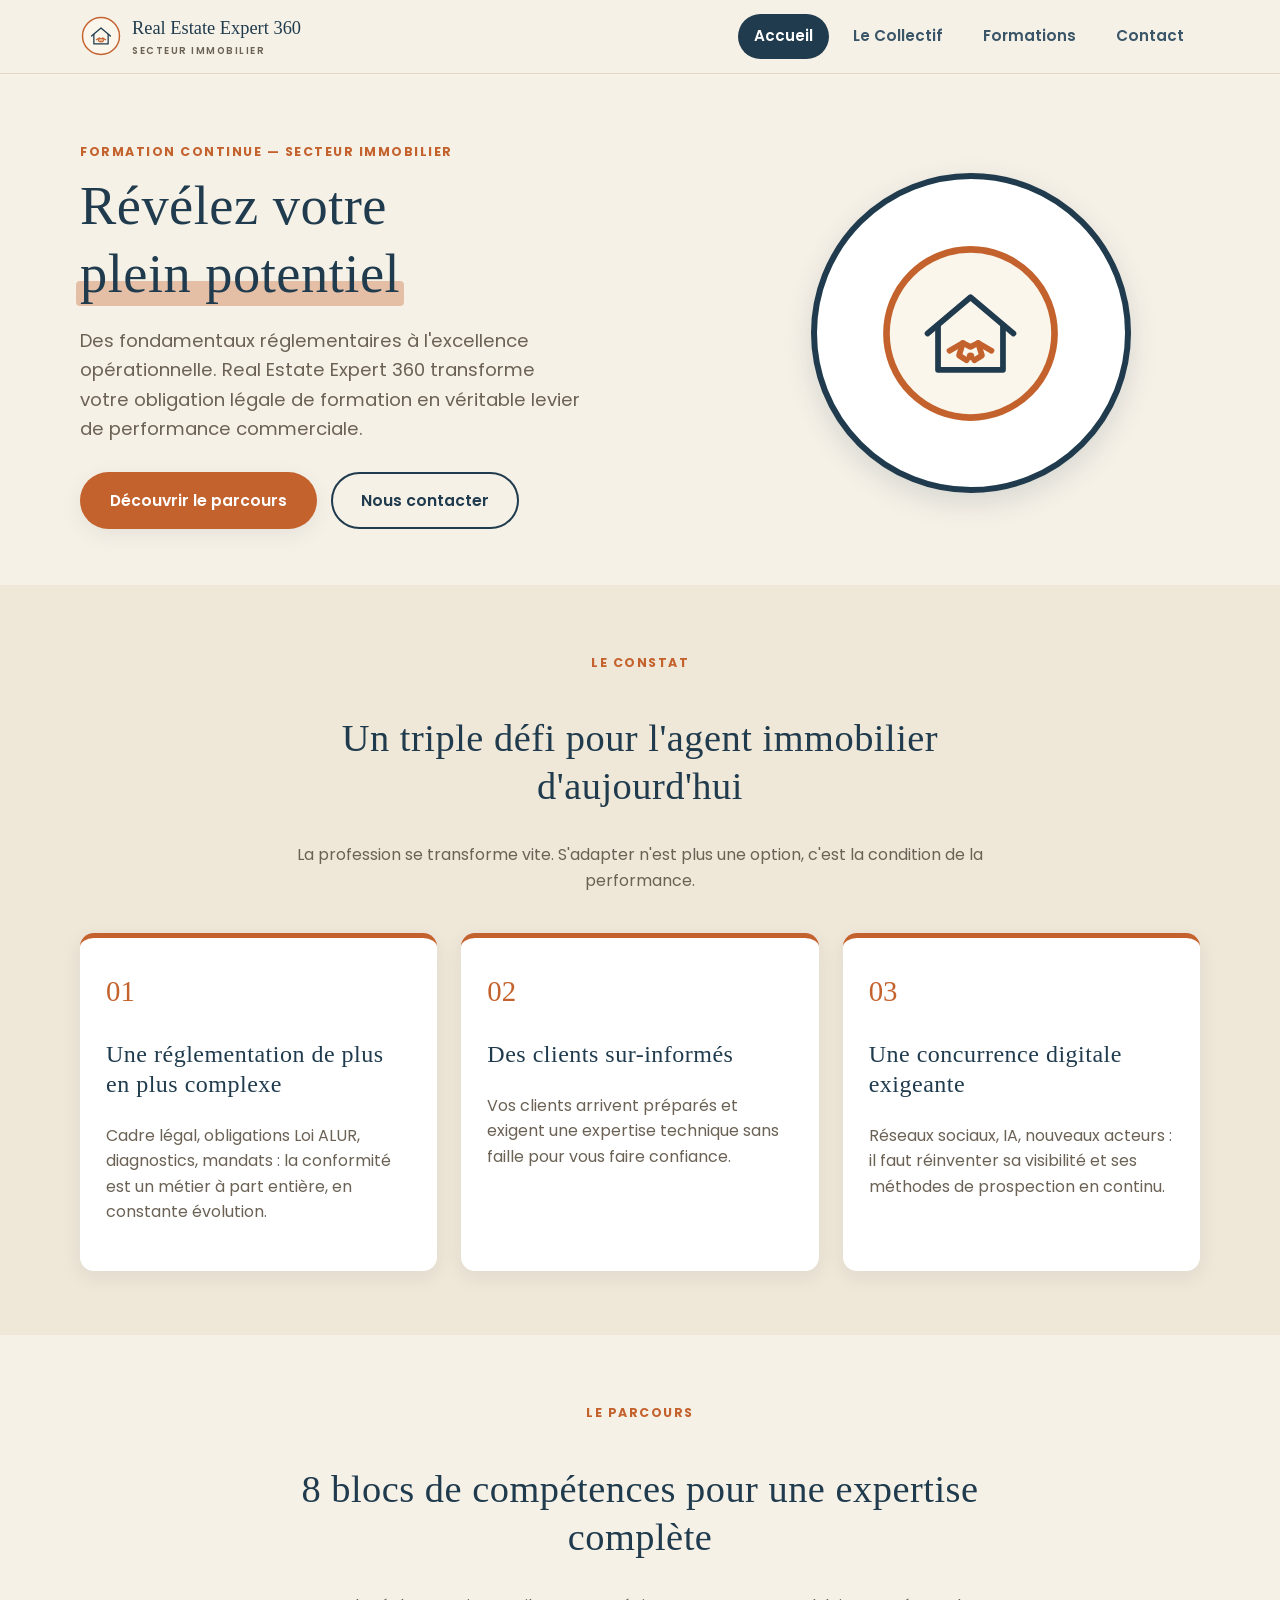
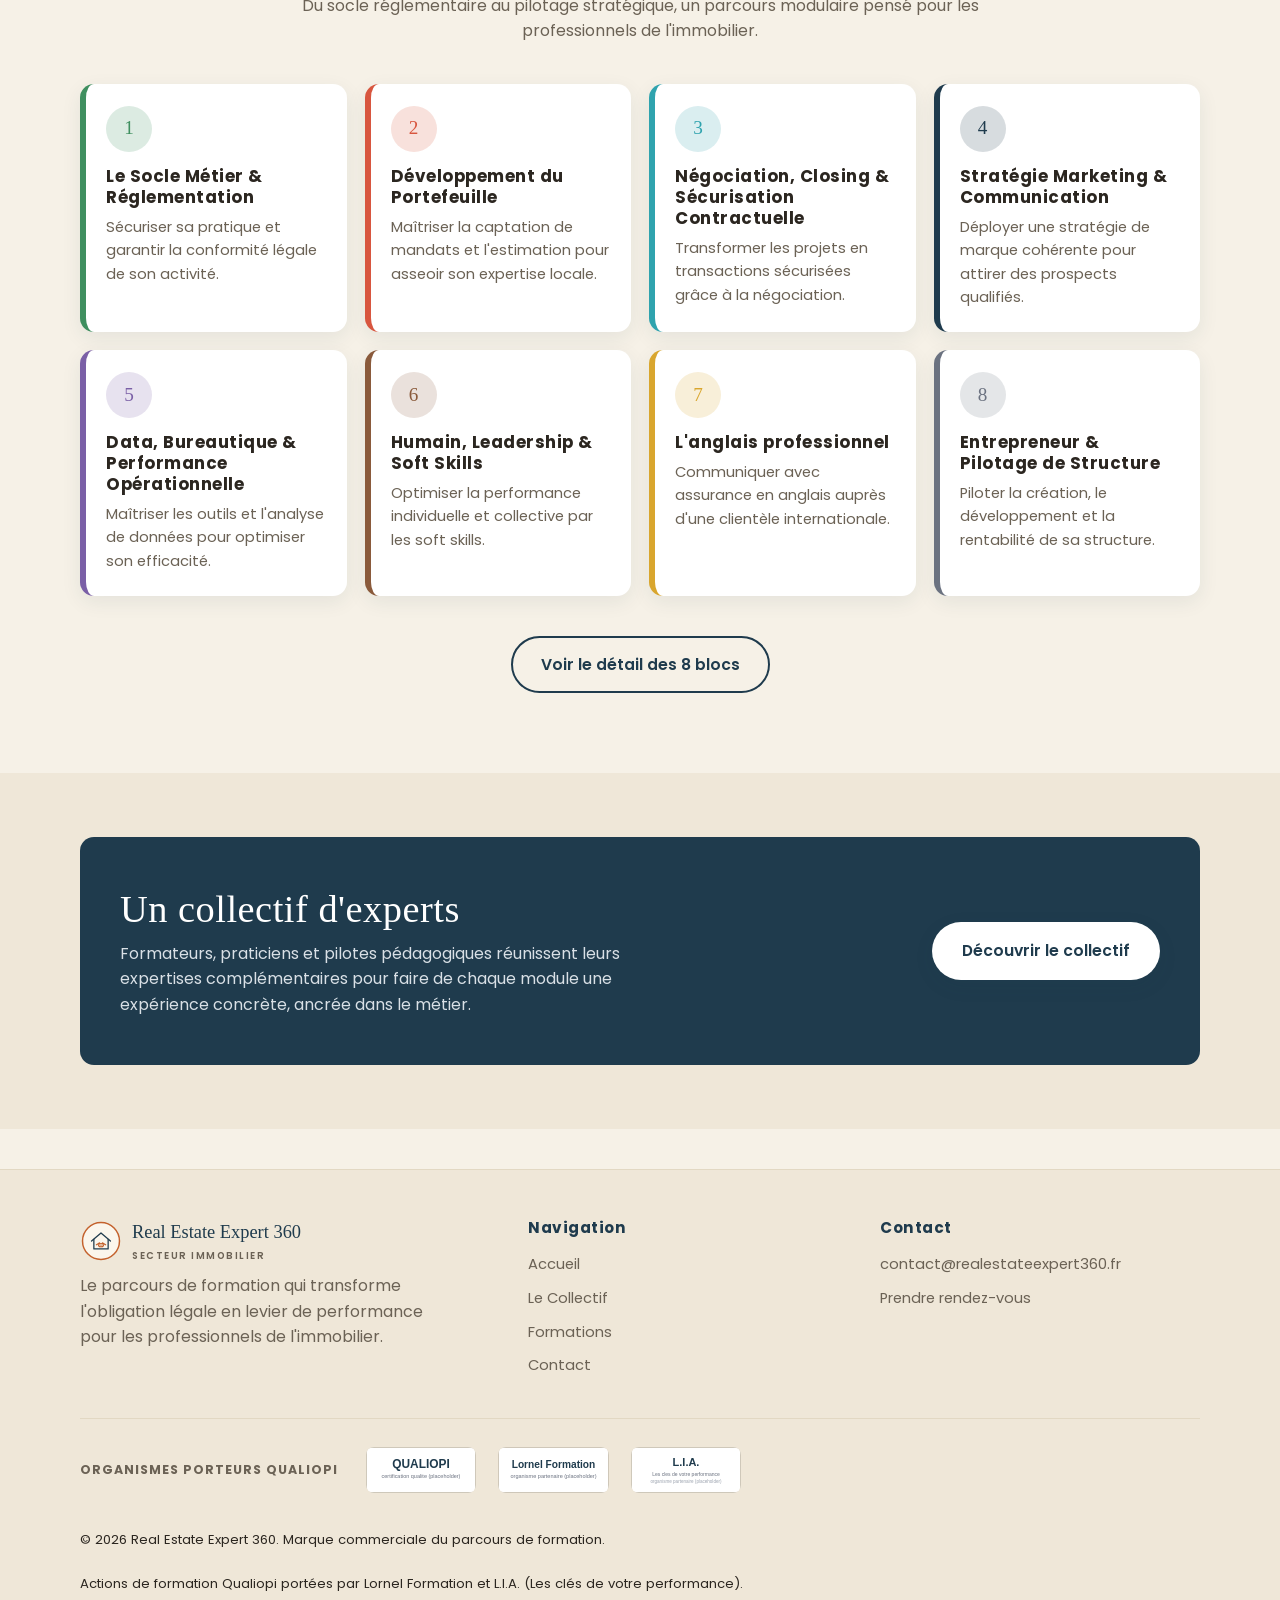
<file: index.html>
<!DOCTYPE html>
<html lang="fr">
<head>
<meta charset="UTF-8">
<meta name="viewport" content="width=device-width, initial-scale=1.0">
<title>Real Estate Expert 360 — Révélez votre plein potentiel</title>
<meta name="description" content="Real Estate Expert 360 : le parcours de formation qui transforme l'obligation légale des 42h ALUR en levier de performance commerciale pour les agences et agents immobiliers.">
<link rel="icon" type="image/svg+xml" href="assets/favicon.svg">
<link rel="stylesheet" href="css/style.css">
</head>
<body>

<!-- ============ HEADER ============ -->
<header class="site-header">
  <div class="container">
    <a href="index.html" class="brand">
      <img src="assets/logo.svg" alt="Logo Real Estate Expert 360">
      <span>
        Real Estate Expert 360
        <span class="brand-sub">Secteur immobilier</span>
      </span>
    </a>
    <button class="nav-toggle" aria-label="Ouvrir le menu" aria-expanded="false">
      <span></span><span></span><span></span>
    </button>
    <nav class="main-nav" aria-label="Navigation principale">
      <ul>
        <li><a href="index.html" aria-current="page">Accueil</a></li>
        <li><a href="collectif.html">Le Collectif</a></li>
        <li><a href="formations.html">Formations</a></li>
        <li><a href="contact.html">Contact</a></li>
      </ul>
    </nav>
  </div>
</header>

<!-- ============ HERO ============ -->
<section class="hero">
  <div class="container">
    <div class="hero-text">
      <span class="eyebrow">Formation continue — Secteur immobilier</span>
      <h1>Révélez votre <span class="marker-underline">plein potentiel</span></h1>
      <p class="lead">Des fondamentaux réglementaires à l'excellence opérationnelle. Real Estate Expert 360 transforme votre obligation légale de formation en véritable levier de performance commerciale.</p>
      <div class="hero-cta">
        <a href="formations.html" class="btn btn-primary">Découvrir le parcours</a>
        <a href="contact.html" class="btn btn-outline">Nous contacter</a>
      </div>
    </div>
    <div class="hero-visual">
      <div class="badge-circle">
        <img src="assets/logo.svg" alt="">
      </div>
    </div>
  </div>
</section>

<!-- ============ TRIPLE DEFI ============ -->
<section class="section-alt">
  <div class="container">
    <div class="section-head">
      <span class="eyebrow">Le constat</span>
      <h2>Un triple défi pour l'agent immobilier d'aujourd'hui</h2>
      <p class="text-muted">La profession se transforme vite. S'adapter n'est plus une option, c'est la condition de la performance.</p>
    </div>
    <div class="grid-3">
      <div class="challenge-card">
        <span class="num">01</span>
        <h3>Une réglementation de plus en plus complexe</h3>
        <p class="text-muted">Cadre légal, obligations Loi ALUR, diagnostics, mandats : la conformité est un métier à part entière, en constante évolution.</p>
      </div>
      <div class="challenge-card">
        <span class="num">02</span>
        <h3>Des clients sur-informés</h3>
        <p class="text-muted">Vos clients arrivent préparés et exigent une expertise technique sans faille pour vous faire confiance.</p>
      </div>
      <div class="challenge-card">
        <span class="num">03</span>
        <h3>Une concurrence digitale exigeante</h3>
        <p class="text-muted">Réseaux sociaux, IA, nouveaux acteurs : il faut réinventer sa visibilité et ses méthodes de prospection en continu.</p>
      </div>
    </div>
  </div>
</section>

<!-- ============ APERCU 8 BLOCS ============ -->
<section>
  <div class="container">
    <div class="section-head">
      <span class="eyebrow">Le parcours</span>
      <h2>8 blocs de compétences pour une expertise complète</h2>
      <p class="text-muted">Du socle réglementaire au pilotage stratégique, un parcours modulaire pensé pour les professionnels de l'immobilier.</p>
    </div>
    <div class="grid-blocs">
      <div class="bloc-card b1">
        <span class="bloc-icon">1</span>
        <h3>Le Socle Métier &amp; Réglementation</h3>
        <p>Sécuriser sa pratique et garantir la conformité légale de son activité.</p>
      </div>
      <div class="bloc-card b2">
        <span class="bloc-icon">2</span>
        <h3>Développement du Portefeuille</h3>
        <p>Maîtriser la captation de mandats et l'estimation pour asseoir son expertise locale.</p>
      </div>
      <div class="bloc-card b3">
        <span class="bloc-icon">3</span>
        <h3>Négociation, Closing &amp; Sécurisation Contractuelle</h3>
        <p>Transformer les projets en transactions sécurisées grâce à la négociation.</p>
      </div>
      <div class="bloc-card b4">
        <span class="bloc-icon">4</span>
        <h3>Stratégie Marketing &amp; Communication</h3>
        <p>Déployer une stratégie de marque cohérente pour attirer des prospects qualifiés.</p>
      </div>
      <div class="bloc-card b5">
        <span class="bloc-icon">5</span>
        <h3>Data, Bureautique &amp; Performance Opérationnelle</h3>
        <p>Maîtriser les outils et l'analyse de données pour optimiser son efficacité.</p>
      </div>
      <div class="bloc-card b6">
        <span class="bloc-icon">6</span>
        <h3>Humain, Leadership &amp; Soft Skills</h3>
        <p>Optimiser la performance individuelle et collective par les soft skills.</p>
      </div>
      <div class="bloc-card b7">
        <span class="bloc-icon">7</span>
        <h3>L'anglais professionnel</h3>
        <p>Communiquer avec assurance en anglais auprès d'une clientèle internationale.</p>
      </div>
      <div class="bloc-card b8">
        <span class="bloc-icon">8</span>
        <h3>Entrepreneur &amp; Pilotage de Structure</h3>
        <p>Piloter la création, le développement et la rentabilité de sa structure.</p>
      </div>
    </div>
    <p class="center mt-40"><a href="formations.html" class="btn btn-outline">Voir le détail des 8 blocs</a></p>
  </div>
</section>

<!-- ============ BANDEAU COLLECTIF ============ -->
<section class="section-alt">
  <div class="container">
    <div class="banner">
      <div>
        <h2>Un collectif d'experts</h2>
        <p>Formateurs, praticiens et pilotes pédagogiques réunissent leurs expertises complémentaires pour faire de chaque module une expérience concrète, ancrée dans le métier.</p>
      </div>
      <a href="collectif.html" class="btn btn-light">Découvrir le collectif</a>
    </div>
  </div>
</section>

<!-- ============ FOOTER ============ -->
<footer class="site-footer">
  <div class="container">
    <div class="footer-top">
      <div class="footer-brand">
        <a href="index.html" class="brand">
          <img src="assets/logo.svg" alt="Logo Real Estate Expert 360">
          <span>
            Real Estate Expert 360
            <span class="brand-sub">Secteur immobilier</span>
          </span>
        </a>
        <p class="text-muted" style="max-width:38ch;">Le parcours de formation qui transforme l'obligation légale en levier de performance pour les professionnels de l'immobilier.</p>
      </div>
      <div class="footer-col">
        <h4>Navigation</h4>
        <ul>
          <li><a href="index.html">Accueil</a></li>
          <li><a href="collectif.html">Le Collectif</a></li>
          <li><a href="formations.html">Formations</a></li>
          <li><a href="contact.html">Contact</a></li>
        </ul>
      </div>
      <div class="footer-col">
        <h4>Contact</h4>
        <ul>
          <li><a href="mailto:contact@realestateexpert360.fr">contact@realestateexpert360.fr</a></li>
          <li><a href="contact.html">Prendre rendez-vous</a></li>
        </ul>
      </div>
    </div>

    <div class="partner-logos">
      <span class="plabel">Organismes porteurs Qualiopi</span>
      <img src="assets/logos/qualiopi-placeholder.svg" alt="Logo Qualiopi">
      <img src="assets/logos/lornel-placeholder.svg" alt="Logo Lornel Formation">
      <img src="assets/logos/lia-placeholder.svg" alt="Logo L.I.A. — Les clés de votre performance">
    </div>

    <div class="footer-bottom">
      <p>&copy; 2026 Real Estate Expert 360. Marque commerciale du parcours de formation.</p>
      <p>Actions de formation Qualiopi portées par Lornel Formation et L.I.A. (Les clés de votre performance).</p>
    </div>
  </div>
</footer>

<script src="js/main.js"></script>
</body>
</html>
</file>
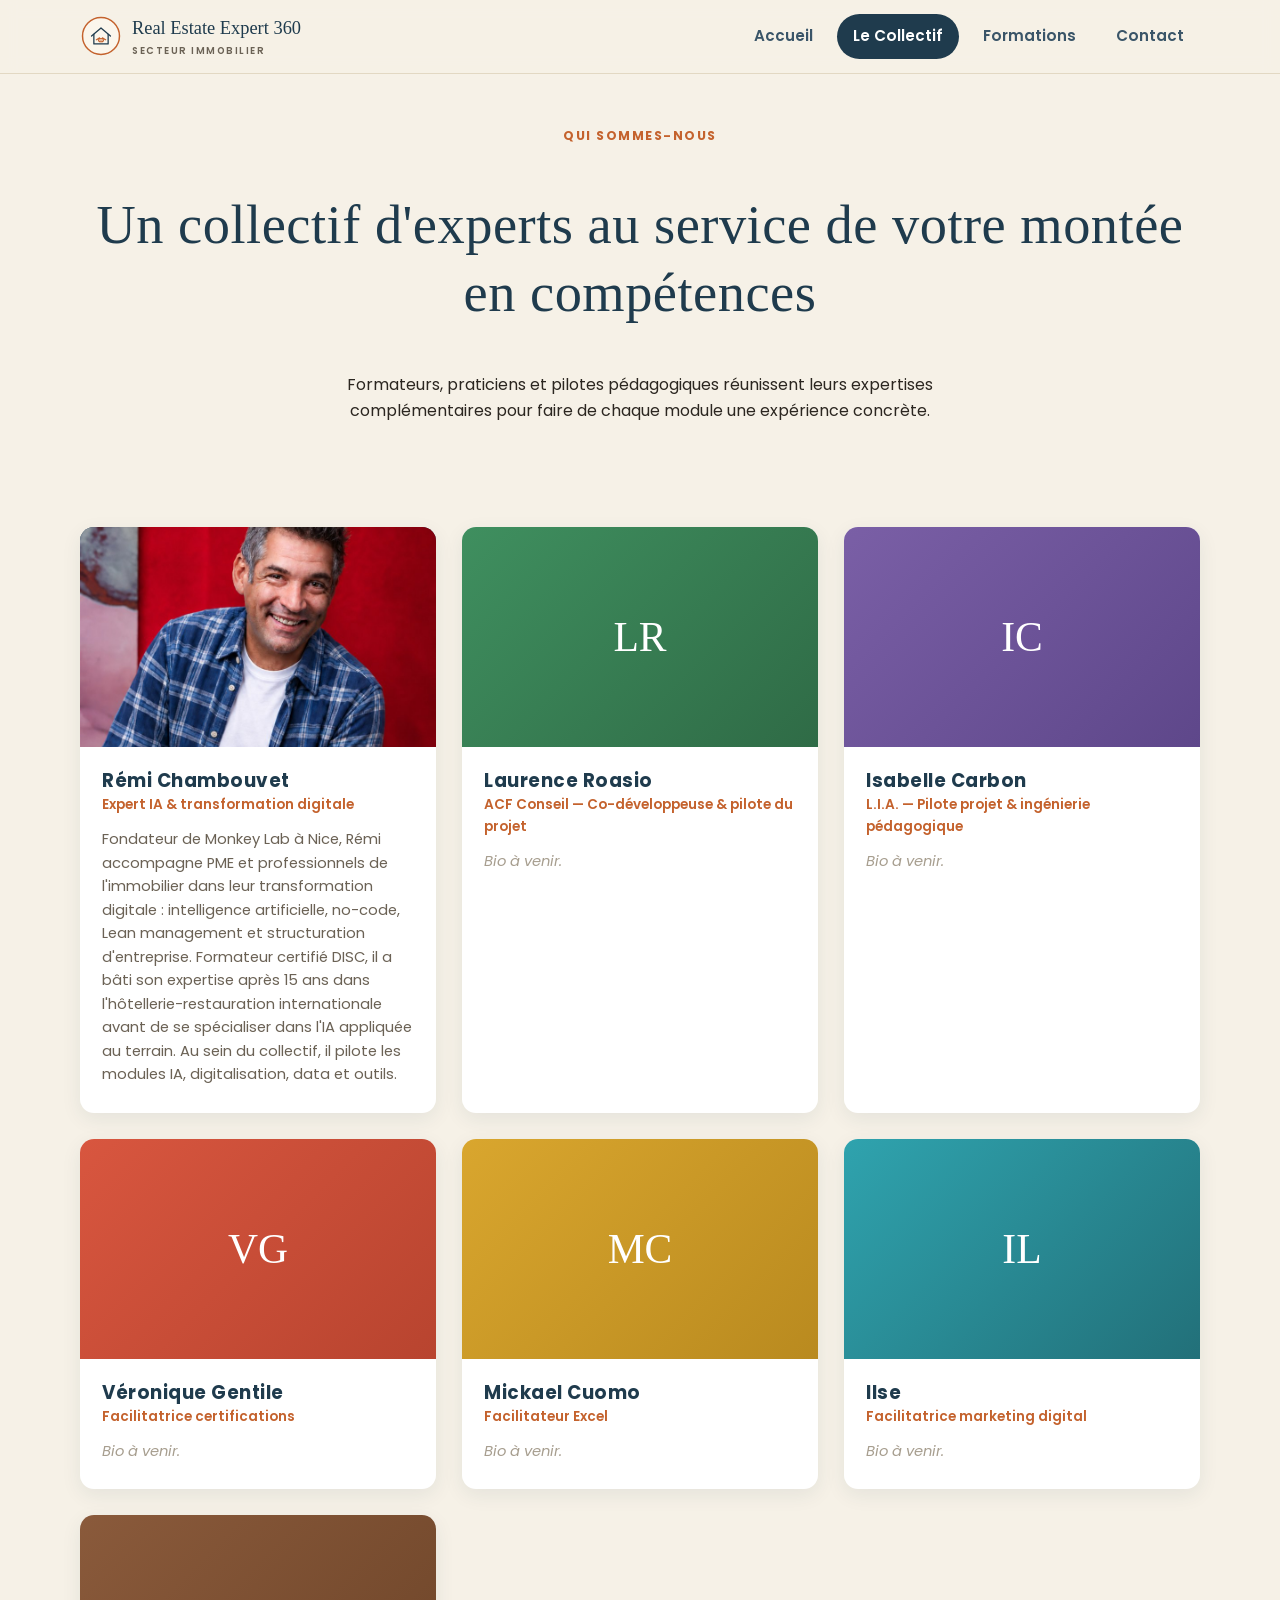
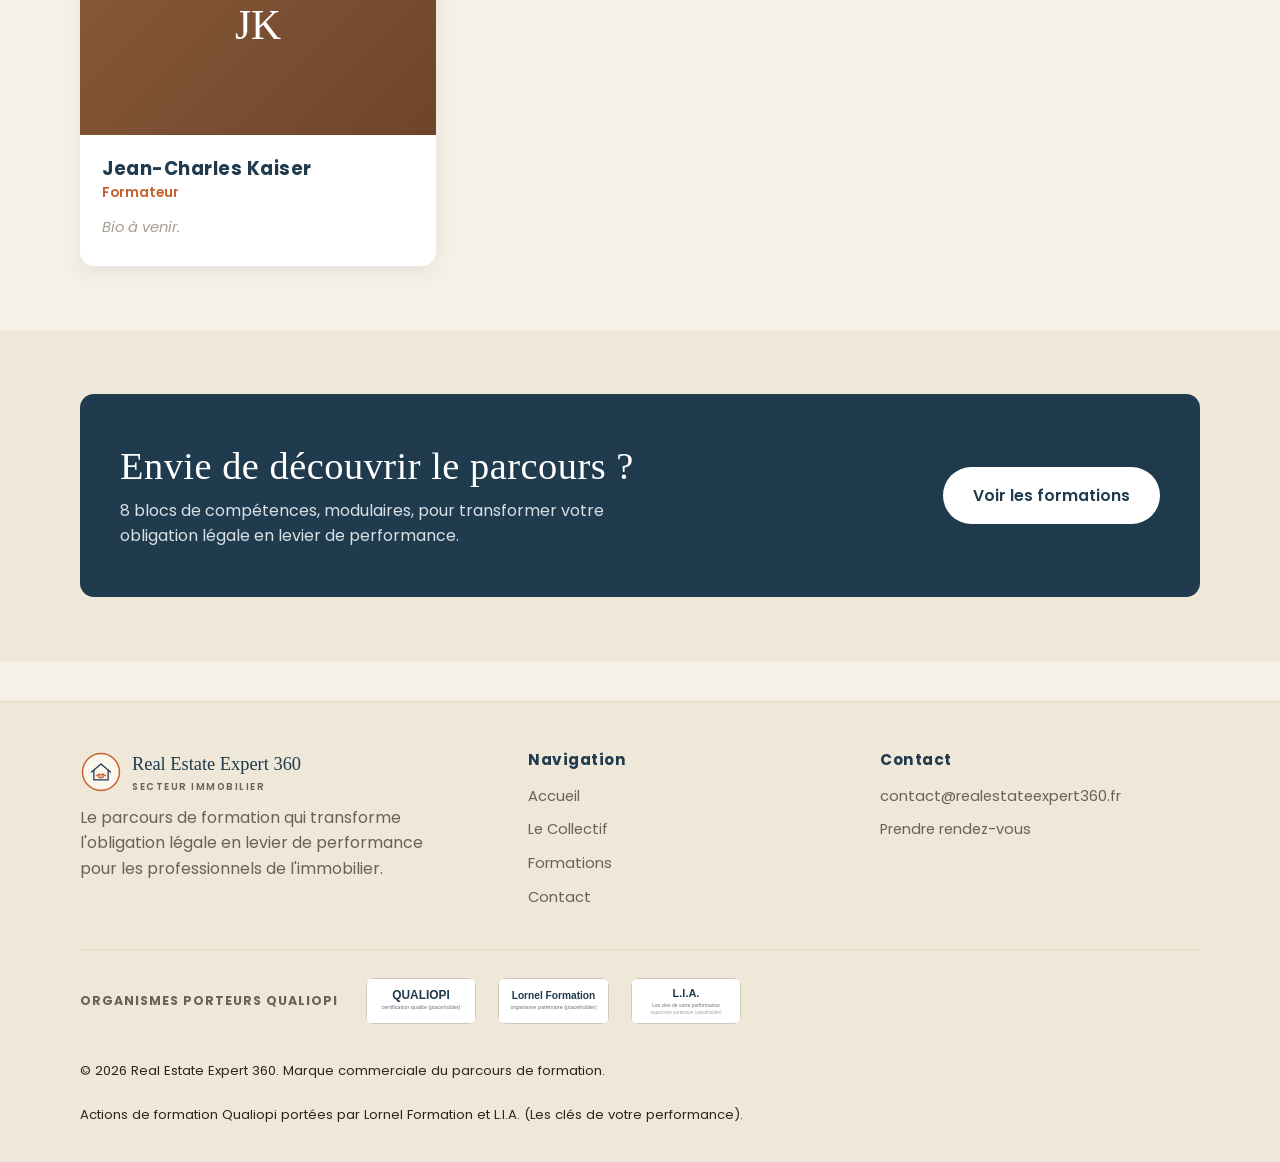
<file: collectif.html>
<!DOCTYPE html>
<html lang="fr">
<head>
<meta charset="UTF-8">
<meta name="viewport" content="width=device-width, initial-scale=1.0">
<title>Le Collectif — Real Estate Expert 360</title>
<meta name="description" content="Découvrez le collectif de formateurs et pilotes pédagogiques de Real Estate Expert 360 : expertise IA, ingénierie pédagogique, certifications, marketing et anglais.">
<link rel="icon" type="image/svg+xml" href="assets/favicon.svg">
<link rel="stylesheet" href="css/style.css">
</head>
<body>

<!-- ============ HEADER ============ -->
<header class="site-header">
  <div class="container">
    <a href="index.html" class="brand">
      <img src="assets/logo.svg" alt="Logo Real Estate Expert 360">
      <span>
        Real Estate Expert 360
        <span class="brand-sub">Secteur immobilier</span>
      </span>
    </a>
    <button class="nav-toggle" aria-label="Ouvrir le menu" aria-expanded="false">
      <span></span><span></span><span></span>
    </button>
    <nav class="main-nav" aria-label="Navigation principale">
      <ul>
        <li><a href="index.html">Accueil</a></li>
        <li><a href="collectif.html" aria-current="page">Le Collectif</a></li>
        <li><a href="formations.html">Formations</a></li>
        <li><a href="contact.html">Contact</a></li>
      </ul>
    </nav>
  </div>
</header>

<!-- ============ PAGE HERO ============ -->
<section class="page-hero">
  <div class="container">
    <span class="eyebrow">Qui sommes-nous</span>
    <h1>Un collectif d'experts au service de votre montée en compétences</h1>
    <p class="lead center" style="max-width:60ch; margin:0 auto;">Formateurs, praticiens et pilotes pédagogiques réunissent leurs expertises complémentaires pour faire de chaque module une expérience concrète.</p>
  </div>
</section>

<!-- ============ GRILLE EQUIPE ============ -->
<section>
  <div class="container">
    <div class="team-grid">

      <!-- Rémi Chambouvet -->
      <article class="team-card">
        <div class="team-photo ph-1">
          <img src="assets/team/remi-chambouvet.jpg" alt="Photo de Rémi Chambouvet" class="avatar-real">
        </div>
        <div class="team-body">
          <h3>Rémi Chambouvet</h3>
          <span class="team-role">Expert IA &amp; transformation digitale</span>
          <p class="team-bio">Fondateur de Monkey Lab à Nice, Rémi accompagne PME et professionnels de l'immobilier dans leur transformation digitale : intelligence artificielle, no-code, Lean management et structuration d'entreprise. Formateur certifié DISC, il a bâti son expertise après 15 ans dans l'hôtellerie-restauration internationale avant de se spécialiser dans l'IA appliquée au terrain. Au sein du collectif, il pilote les modules IA, digitalisation, data et outils.</p>
        </div>
      </article>

      <!-- Laurence Roasio -->
      <article class="team-card">
        <div class="team-photo ph-2">LR</div>
        <div class="team-body">
          <h3>Laurence Roasio</h3>
          <span class="team-role">ACF Conseil — Co-développeuse &amp; pilote du projet</span>
          <p class="team-bio placeholder">Bio à venir.</p>
        </div>
      </article>

      <!-- Isabelle Carbon -->
      <article class="team-card">
        <div class="team-photo ph-3">IC</div>
        <div class="team-body">
          <h3>Isabelle Carbon</h3>
          <span class="team-role">L.I.A. — Pilote projet &amp; ingénierie pédagogique</span>
          <p class="team-bio placeholder">Bio à venir.</p>
        </div>
      </article>

      <!-- Véronique Gentile -->
      <article class="team-card">
        <div class="team-photo ph-4">VG</div>
        <div class="team-body">
          <h3>Véronique Gentile</h3>
          <span class="team-role">Facilitatrice certifications</span>
          <p class="team-bio placeholder">Bio à venir.</p>
        </div>
      </article>

      <!-- Mickael Cuomo -->
      <article class="team-card">
        <div class="team-photo ph-5">MC</div>
        <div class="team-body">
          <h3>Mickael Cuomo</h3>
          <span class="team-role">Facilitateur Excel</span>
          <p class="team-bio placeholder">Bio à venir.</p>
        </div>
      </article>

      <!-- Ilse -->
      <article class="team-card">
        <div class="team-photo ph-6">IL</div>
        <div class="team-body">
          <h3>Ilse</h3>
          <span class="team-role">Facilitatrice marketing digital</span>
          <p class="team-bio placeholder">Bio à venir.</p>
        </div>
      </article>

      <!-- Jean-Charles Kaiser -->
      <article class="team-card">
        <div class="team-photo ph-7">JK</div>
        <div class="team-body">
          <h3>Jean-Charles Kaiser</h3>
          <span class="team-role">Formateur</span>
          <p class="team-bio placeholder">Bio à venir.</p>
        </div>
      </article>

    </div>
  </div>
</section>

<!-- ============ CTA FORMATIONS ============ -->
<section class="section-alt">
  <div class="container">
    <div class="banner">
      <div>
        <h2>Envie de découvrir le parcours ?</h2>
        <p>8 blocs de compétences, modulaires, pour transformer votre obligation légale en levier de performance.</p>
      </div>
      <a href="formations.html" class="btn btn-light">Voir les formations</a>
    </div>
  </div>
</section>

<!-- ============ FOOTER ============ -->
<footer class="site-footer">
  <div class="container">
    <div class="footer-top">
      <div class="footer-brand">
        <a href="index.html" class="brand">
          <img src="assets/logo.svg" alt="Logo Real Estate Expert 360">
          <span>
            Real Estate Expert 360
            <span class="brand-sub">Secteur immobilier</span>
          </span>
        </a>
        <p class="text-muted" style="max-width:38ch;">Le parcours de formation qui transforme l'obligation légale en levier de performance pour les professionnels de l'immobilier.</p>
      </div>
      <div class="footer-col">
        <h4>Navigation</h4>
        <ul>
          <li><a href="index.html">Accueil</a></li>
          <li><a href="collectif.html">Le Collectif</a></li>
          <li><a href="formations.html">Formations</a></li>
          <li><a href="contact.html">Contact</a></li>
        </ul>
      </div>
      <div class="footer-col">
        <h4>Contact</h4>
        <ul>
          <li><a href="mailto:contact@realestateexpert360.fr">contact@realestateexpert360.fr</a></li>
          <li><a href="contact.html">Prendre rendez-vous</a></li>
        </ul>
      </div>
    </div>

    <div class="partner-logos">
      <span class="plabel">Organismes porteurs Qualiopi</span>
      <img src="assets/logos/qualiopi-placeholder.svg" alt="Logo Qualiopi">
      <img src="assets/logos/lornel-placeholder.svg" alt="Logo Lornel Formation">
      <img src="assets/logos/lia-placeholder.svg" alt="Logo L.I.A. — Les clés de votre performance">
    </div>

    <div class="footer-bottom">
      <p>&copy; 2026 Real Estate Expert 360. Marque commerciale du parcours de formation.</p>
      <p>Actions de formation Qualiopi portées par Lornel Formation et L.I.A. (Les clés de votre performance).</p>
    </div>
  </div>
</footer>

<script src="js/main.js"></script>
</body>
</html>
</file>
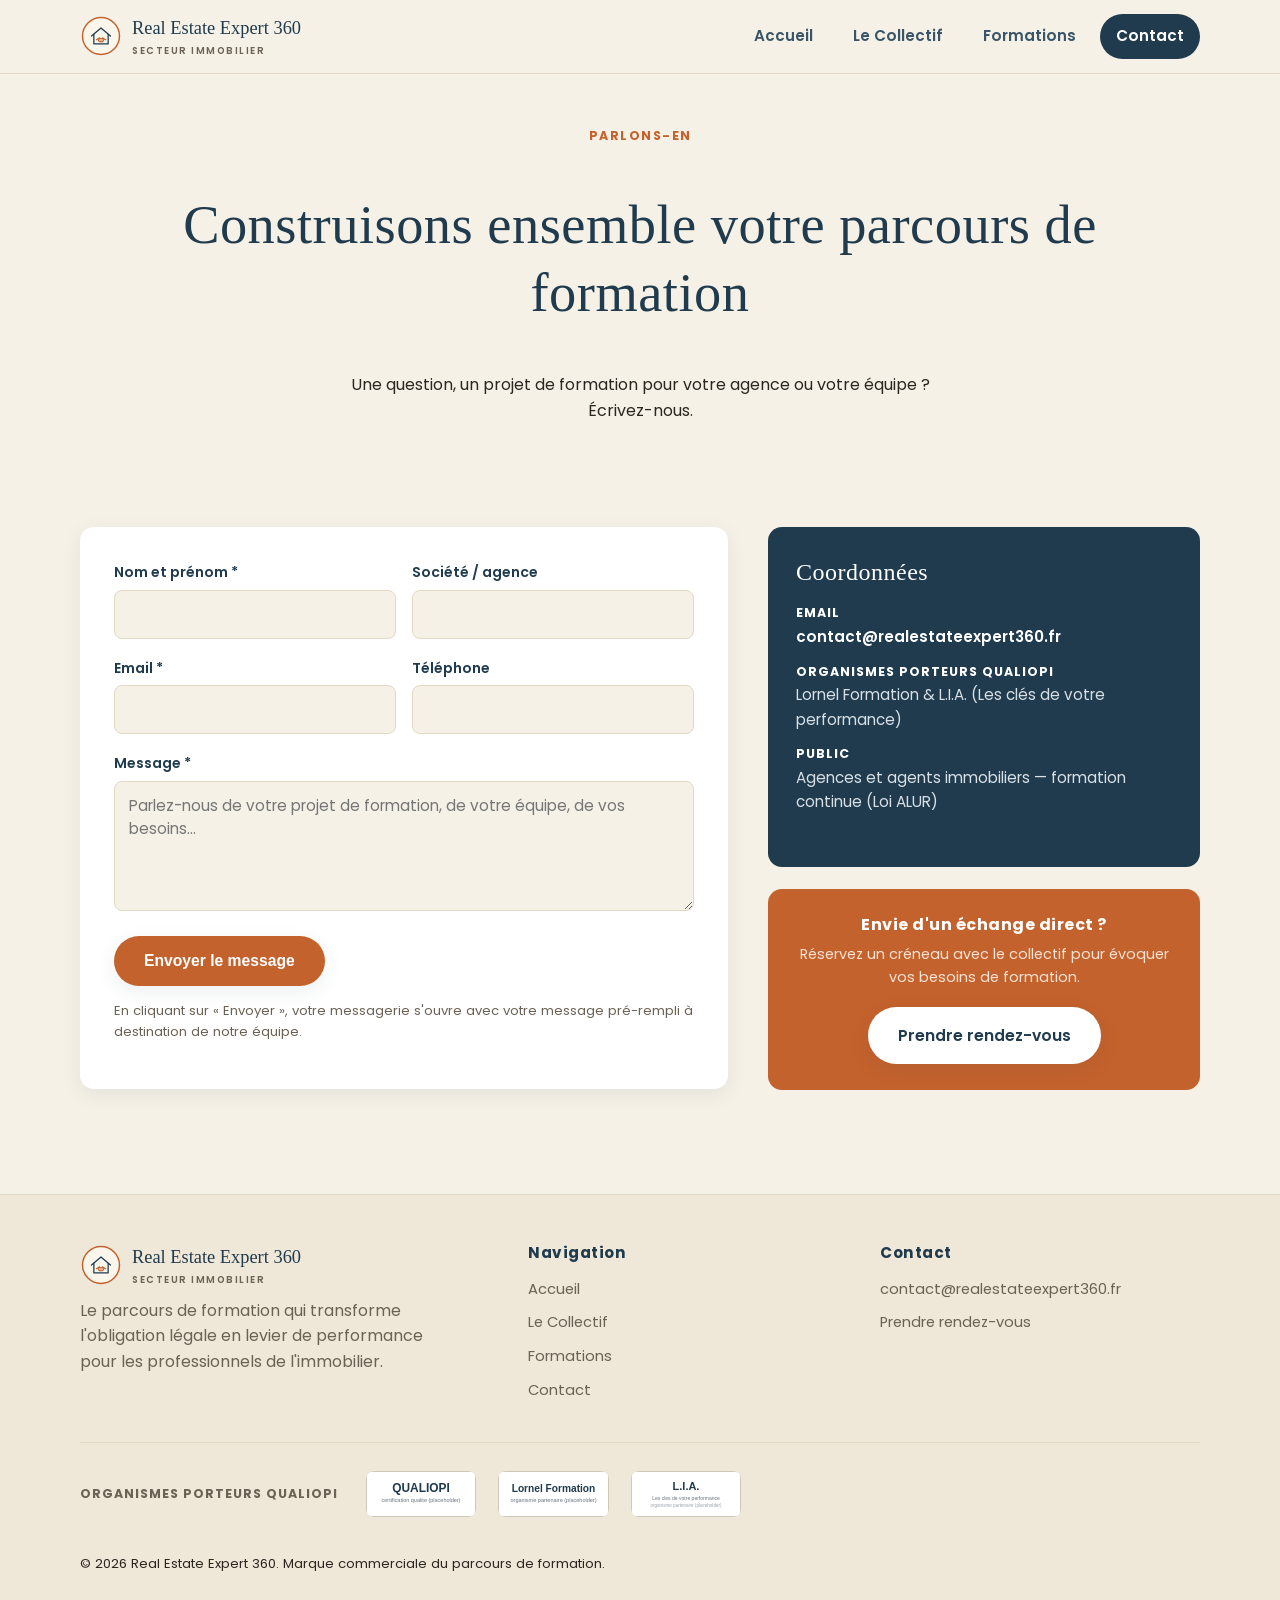
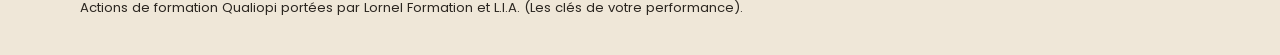
<file: contact.html>
<!DOCTYPE html>
<html lang="fr">
<head>
<meta charset="UTF-8">
<meta name="viewport" content="width=device-width, initial-scale=1.0">
<title>Contact — Real Estate Expert 360</title>
<meta name="description" content="Contactez le collectif Real Estate Expert 360 pour construire votre parcours de formation sur mesure : réglementation, prospection, marketing, IA, anglais professionnel.">
<link rel="icon" type="image/svg+xml" href="assets/favicon.svg">
<link rel="stylesheet" href="css/style.css">
</head>
<body>

<!-- ============ HEADER ============ -->
<header class="site-header">
  <div class="container">
    <a href="index.html" class="brand">
      <img src="assets/logo.svg" alt="Logo Real Estate Expert 360">
      <span>
        Real Estate Expert 360
        <span class="brand-sub">Secteur immobilier</span>
      </span>
    </a>
    <button class="nav-toggle" aria-label="Ouvrir le menu" aria-expanded="false">
      <span></span><span></span><span></span>
    </button>
    <nav class="main-nav" aria-label="Navigation principale">
      <ul>
        <li><a href="index.html">Accueil</a></li>
        <li><a href="collectif.html">Le Collectif</a></li>
        <li><a href="formations.html">Formations</a></li>
        <li><a href="contact.html" aria-current="page">Contact</a></li>
      </ul>
    </nav>
  </div>
</header>

<!-- ============ PAGE HERO ============ -->
<section class="page-hero">
  <div class="container">
    <span class="eyebrow">Parlons-en</span>
    <h1>Construisons ensemble votre parcours de formation</h1>
    <p class="lead center" style="max-width:60ch; margin:0 auto;">Une question, un projet de formation pour votre agence ou votre équipe ? Écrivez-nous.</p>
  </div>
</section>

<!-- ============ CONTACT ============ -->
<section>
  <div class="container">
    <div class="contact-grid">

      <!-- Formulaire -->
      <form class="contact-form" id="contact-form">
        <div class="form-row">
          <div class="field">
            <label for="nom">Nom et prénom *</label>
            <input type="text" id="nom" name="nom" required>
          </div>
          <div class="field">
            <label for="agence">Société / agence</label>
            <input type="text" id="agence" name="agence">
          </div>
        </div>
        <div class="form-row">
          <div class="field">
            <label for="email">Email *</label>
            <input type="email" id="email" name="email" required>
          </div>
          <div class="field">
            <label for="tel">Téléphone</label>
            <input type="tel" id="tel" name="tel">
          </div>
        </div>
        <div class="field">
          <label for="message">Message *</label>
          <textarea id="message" name="message" required placeholder="Parlez-nous de votre projet de formation, de votre équipe, de vos besoins..."></textarea>
        </div>
        <button type="submit" class="btn btn-primary">Envoyer le message</button>
        <p class="form-note">En cliquant sur « Envoyer », votre messagerie s'ouvre avec votre message pré-rempli à destination de notre équipe.</p>
      </form>

      <!-- Coordonnées -->
      <div>
        <div class="contact-info-card">
          <h3>Coordonnées</h3>
          <ul>
            <li>
              <strong>Email</strong>
              <a href="mailto:contact@realestateexpert360.fr">contact@realestateexpert360.fr</a>
            </li>
            <li>
              <strong>Organismes porteurs Qualiopi</strong>
              Lornel Formation &amp; L.I.A. (Les clés de votre performance)
            </li>
            <li>
              <strong>Public</strong>
              Agences et agents immobiliers — formation continue (Loi ALUR)
            </li>
          </ul>
        </div>

        <div class="rdv-card">
          <h4>Envie d'un échange direct ?</h4>
          <p>Réservez un créneau avec le collectif pour évoquer vos besoins de formation.</p>
          <a href="mailto:contact@realestateexpert360.fr?subject=Demande%20de%20rendez-vous%20-%20REE%20360" class="btn btn-light">Prendre rendez-vous</a>
        </div>
      </div>

    </div>
  </div>
</section>

<!-- ============ FOOTER ============ -->
<footer class="site-footer">
  <div class="container">
    <div class="footer-top">
      <div class="footer-brand">
        <a href="index.html" class="brand">
          <img src="assets/logo.svg" alt="Logo Real Estate Expert 360">
          <span>
            Real Estate Expert 360
            <span class="brand-sub">Secteur immobilier</span>
          </span>
        </a>
        <p class="text-muted" style="max-width:38ch;">Le parcours de formation qui transforme l'obligation légale en levier de performance pour les professionnels de l'immobilier.</p>
      </div>
      <div class="footer-col">
        <h4>Navigation</h4>
        <ul>
          <li><a href="index.html">Accueil</a></li>
          <li><a href="collectif.html">Le Collectif</a></li>
          <li><a href="formations.html">Formations</a></li>
          <li><a href="contact.html">Contact</a></li>
        </ul>
      </div>
      <div class="footer-col">
        <h4>Contact</h4>
        <ul>
          <li><a href="mailto:contact@realestateexpert360.fr">contact@realestateexpert360.fr</a></li>
          <li><a href="contact.html">Prendre rendez-vous</a></li>
        </ul>
      </div>
    </div>

    <div class="partner-logos">
      <span class="plabel">Organismes porteurs Qualiopi</span>
      <img src="assets/logos/qualiopi-placeholder.svg" alt="Logo Qualiopi">
      <img src="assets/logos/lornel-placeholder.svg" alt="Logo Lornel Formation">
      <img src="assets/logos/lia-placeholder.svg" alt="Logo L.I.A. — Les clés de votre performance">
    </div>

    <div class="footer-bottom">
      <p>&copy; 2026 Real Estate Expert 360. Marque commerciale du parcours de formation.</p>
      <p>Actions de formation Qualiopi portées par Lornel Formation et L.I.A. (Les clés de votre performance).</p>
    </div>
  </div>
</footer>

<script src="js/main.js"></script>
</body>
</html>
</file>
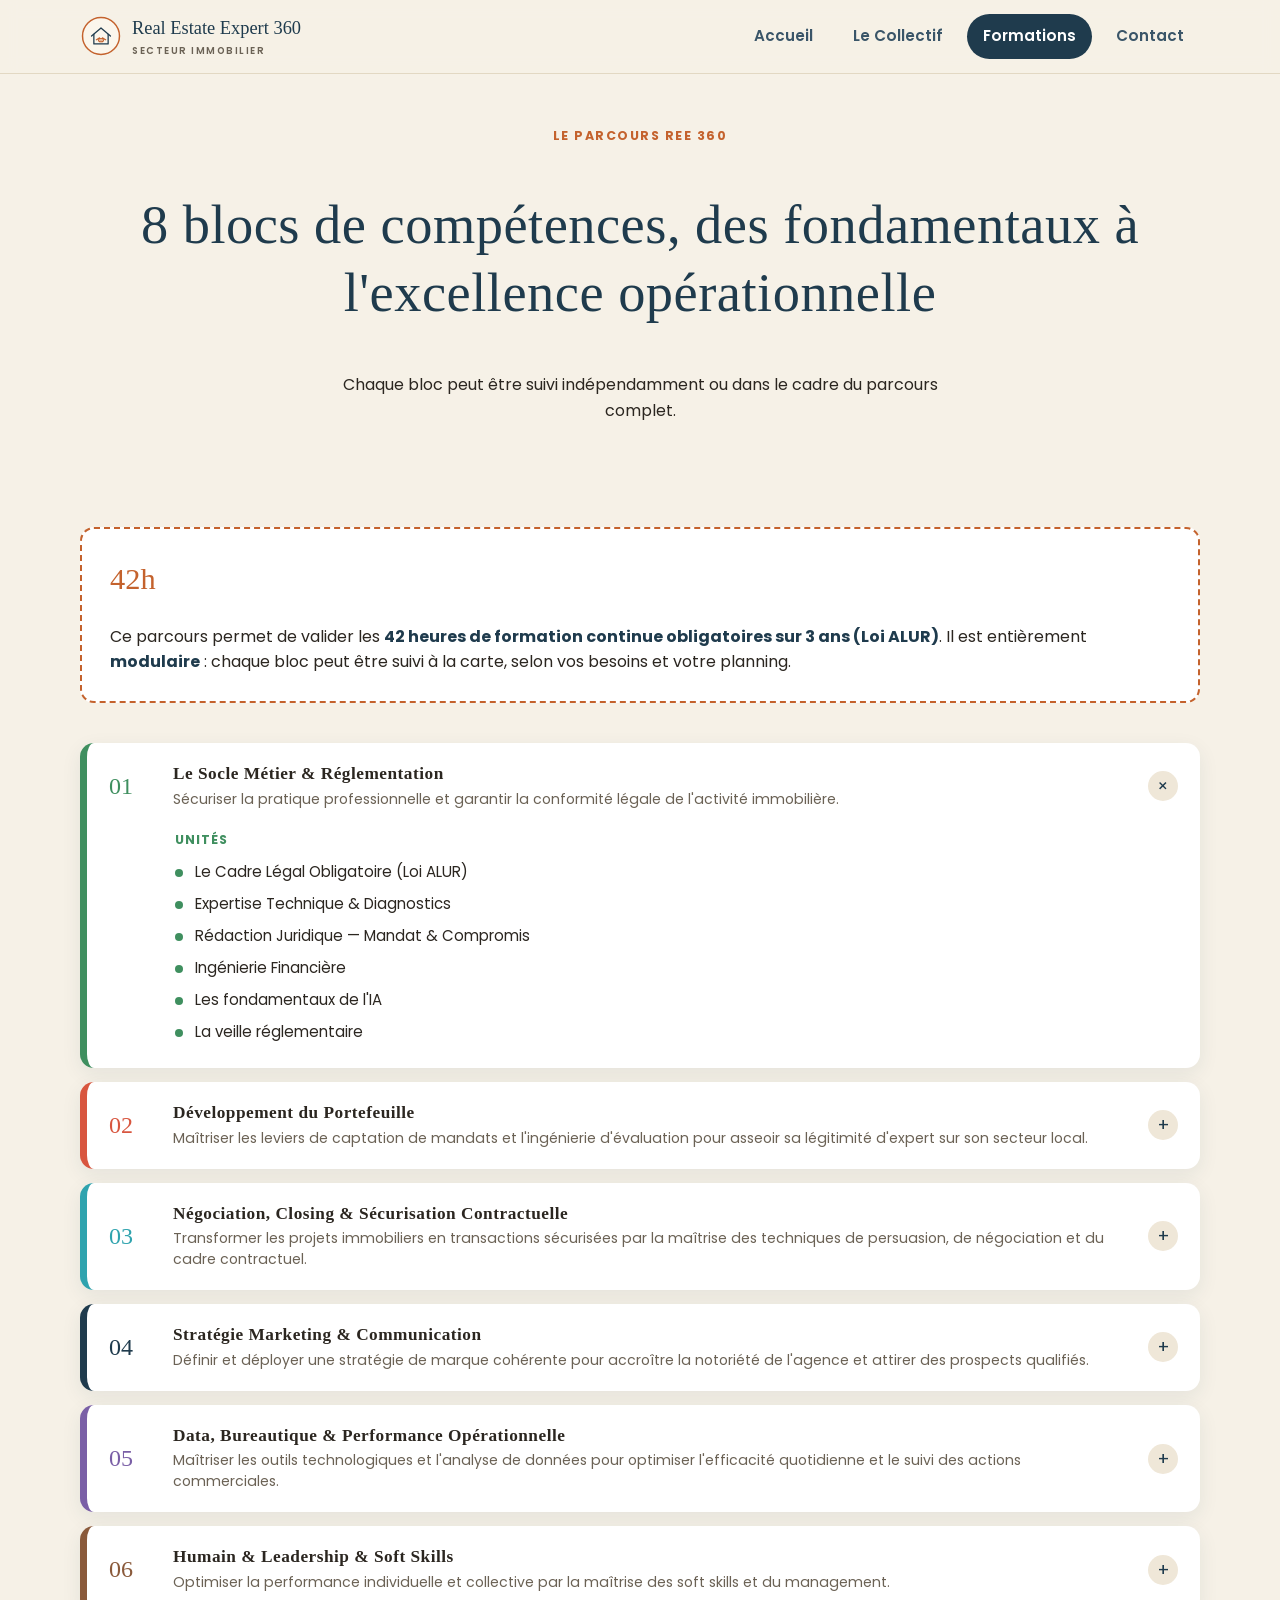
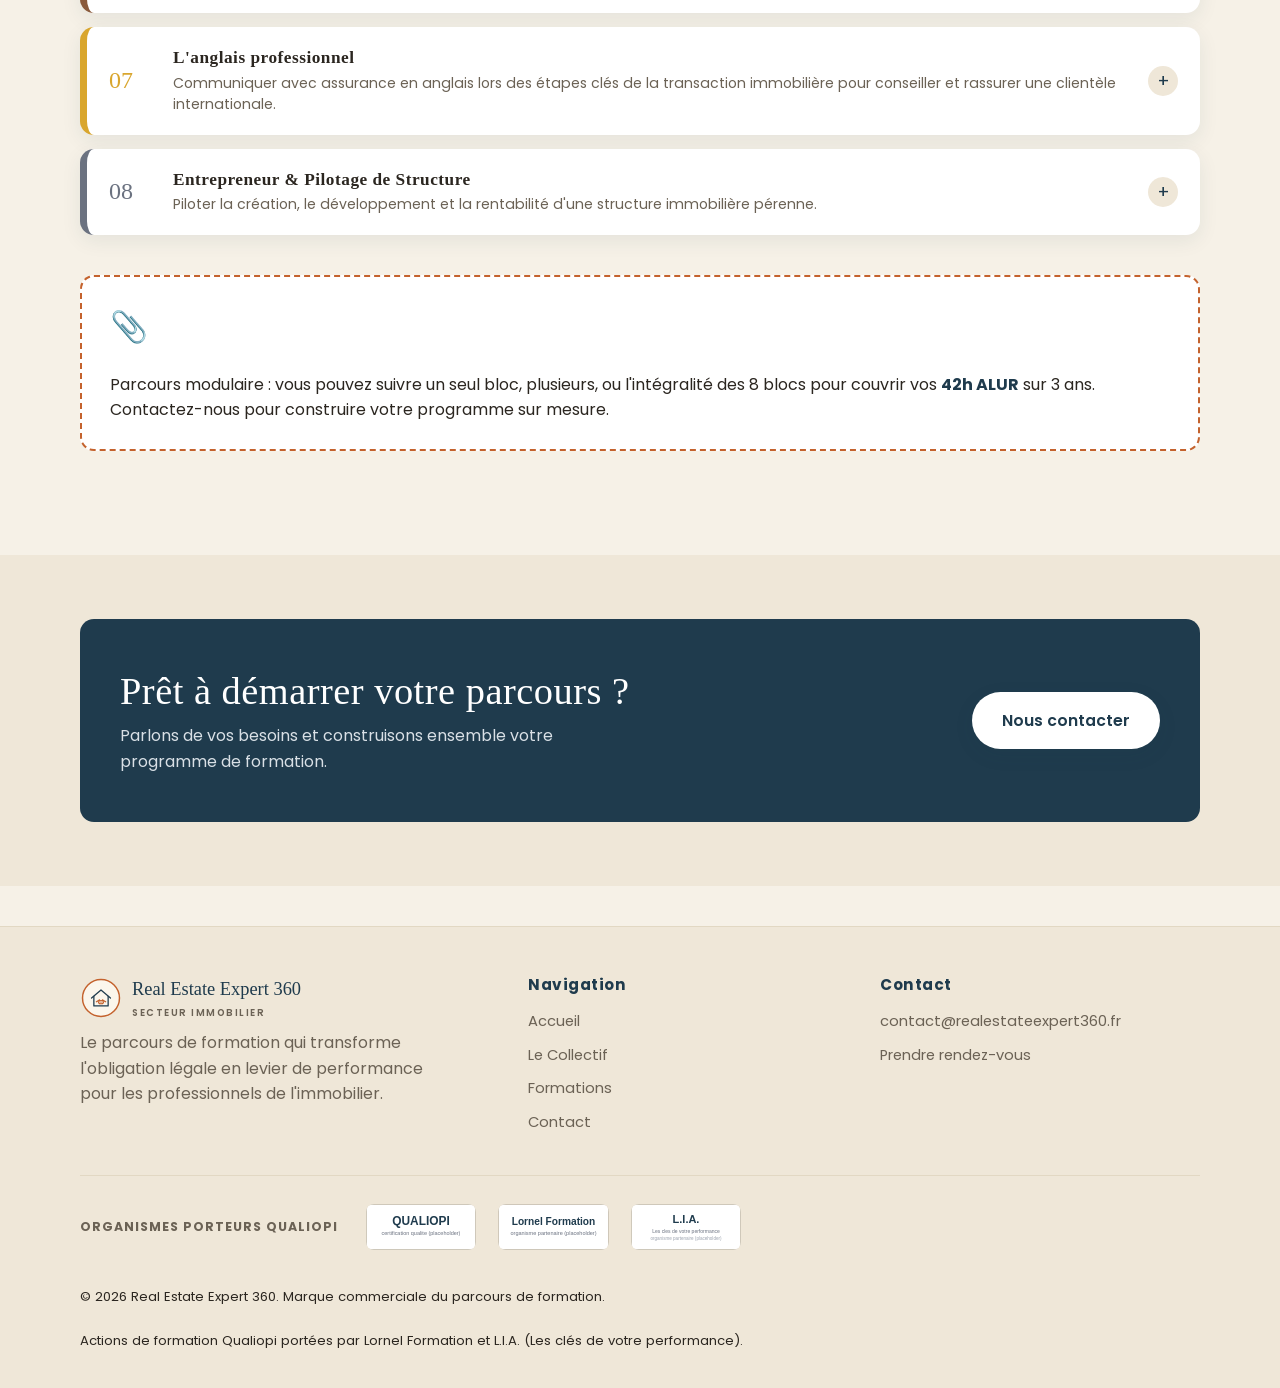
<file: formations.html>
<!DOCTYPE html>
<html lang="fr">
<head>
<meta charset="UTF-8">
<meta name="viewport" content="width=device-width, initial-scale=1.0">
<title>Formations — Real Estate Expert 360</title>
<meta name="description" content="Les 8 blocs de compétences du parcours Real Estate Expert 360 : réglementation, portefeuille, négociation, marketing, data, soft skills, anglais professionnel, pilotage de structure.">
<link rel="icon" type="image/svg+xml" href="assets/favicon.svg">
<link rel="stylesheet" href="css/style.css">
</head>
<body>

<!-- ============ HEADER ============ -->
<header class="site-header">
  <div class="container">
    <a href="index.html" class="brand">
      <img src="assets/logo.svg" alt="Logo Real Estate Expert 360">
      <span>
        Real Estate Expert 360
        <span class="brand-sub">Secteur immobilier</span>
      </span>
    </a>
    <button class="nav-toggle" aria-label="Ouvrir le menu" aria-expanded="false">
      <span></span><span></span><span></span>
    </button>
    <nav class="main-nav" aria-label="Navigation principale">
      <ul>
        <li><a href="index.html">Accueil</a></li>
        <li><a href="collectif.html">Le Collectif</a></li>
        <li><a href="formations.html" aria-current="page">Formations</a></li>
        <li><a href="contact.html">Contact</a></li>
      </ul>
    </nav>
  </div>
</header>

<!-- ============ PAGE HERO ============ -->
<section class="page-hero">
  <div class="container">
    <span class="eyebrow">Le parcours REE 360</span>
    <h1>8 blocs de compétences, des fondamentaux à l'excellence opérationnelle</h1>
    <p class="lead center" style="max-width:60ch; margin:0 auto;">Chaque bloc peut être suivi indépendamment ou dans le cadre du parcours complet.</p>
  </div>
</section>

<!-- ============ BANDEAU ALUR + ACCORDION ============ -->
<section>
  <div class="container">

    <div class="alur-banner">
      <span class="alur-icon">42h</span>
      <p>Ce parcours permet de valider les <strong>42 heures de formation continue obligatoires sur 3 ans (Loi ALUR)</strong>. Il est entièrement <strong>modulaire</strong> : chaque bloc peut être suivi à la carte, selon vos besoins et votre planning.</p>
    </div>

    <div class="accordion">

      <!-- Bloc 1 -->
      <div class="acc-item bloc-1">
        <button class="acc-header" aria-expanded="false">
          <span class="bloc-num">01</span>
          <span class="bloc-titles">
            <h3>Le Socle Métier &amp; Réglementation</h3>
            <p class="bloc-goal">Sécuriser la pratique professionnelle et garantir la conformité légale de l'activité immobilière.</p>
          </span>
          <span class="chevron">+</span>
        </button>
        <div class="acc-panel">
          <div class="acc-panel-inner">
            <p class="units-label">Unités</p>
            <ul class="units-list">
              <li>Le Cadre Légal Obligatoire (Loi ALUR)</li>
              <li>Expertise Technique &amp; Diagnostics</li>
              <li>Rédaction Juridique — Mandat &amp; Compromis</li>
              <li>Ingénierie Financière</li>
              <li>Les fondamentaux de l'IA</li>
              <li>La veille réglementaire</li>
            </ul>
          </div>
        </div>
      </div>

      <!-- Bloc 2 -->
      <div class="acc-item bloc-2">
        <button class="acc-header" aria-expanded="false">
          <span class="bloc-num">02</span>
          <span class="bloc-titles">
            <h3>Développement du Portefeuille</h3>
            <p class="bloc-goal">Maîtriser les leviers de captation de mandats et l'ingénierie d'évaluation pour asseoir sa légitimité d'expert sur son secteur local.</p>
          </span>
          <span class="chevron">+</span>
        </button>
        <div class="acc-panel">
          <div class="acc-panel-inner">
            <p class="units-label">Unités</p>
            <ul class="units-list">
              <li>Expertise du marché et Estimation immobilière</li>
              <li>Stratégie de Prospection &amp; Captation</li>
              <li>Closing prospection &amp; Transformation mandat</li>
            </ul>
          </div>
        </div>
      </div>

      <!-- Bloc 3 -->
      <div class="acc-item bloc-3">
        <button class="acc-header" aria-expanded="false">
          <span class="bloc-num">03</span>
          <span class="bloc-titles">
            <h3>Négociation, Closing &amp; Sécurisation Contractuelle</h3>
            <p class="bloc-goal">Transformer les projets immobiliers en transactions sécurisées par la maîtrise des techniques de persuasion, de négociation et du cadre contractuel.</p>
          </span>
          <span class="chevron">+</span>
        </button>
        <div class="acc-panel">
          <div class="acc-panel-inner">
            <p class="units-label">Unités</p>
            <ul class="units-list">
              <li>Techniques de Vente &amp; Transformation</li>
              <li>Le Closing &amp; la Maîtrise Contractuelle</li>
            </ul>
          </div>
        </div>
      </div>

      <!-- Bloc 4 -->
      <div class="acc-item bloc-4">
        <button class="acc-header" aria-expanded="false">
          <span class="bloc-num">04</span>
          <span class="bloc-titles">
            <h3>Stratégie Marketing &amp; Communication</h3>
            <p class="bloc-goal">Définir et déployer une stratégie de marque cohérente pour accroître la notoriété de l'agence et attirer des prospects qualifiés.</p>
          </span>
          <span class="chevron">+</span>
        </button>
        <div class="acc-panel">
          <div class="acc-panel-inner">
            <p class="units-label">Unités</p>
            <ul class="units-list">
              <li>Identité de Marque &amp; Stratégie</li>
              <li>Communication Digitale &amp; Réseaux Sociaux</li>
              <li>Expérience Client &amp; Fidélisation</li>
            </ul>
          </div>
        </div>
      </div>

      <!-- Bloc 5 -->
      <div class="acc-item bloc-5">
        <button class="acc-header" aria-expanded="false">
          <span class="bloc-num">05</span>
          <span class="bloc-titles">
            <h3>Data, Bureautique &amp; Performance Opérationnelle</h3>
            <p class="bloc-goal">Maîtriser les outils technologiques et l'analyse de données pour optimiser l'efficacité quotidienne et le suivi des actions commerciales.</p>
          </span>
          <span class="chevron">+</span>
        </button>
        <div class="acc-panel">
          <div class="acc-panel-inner">
            <p class="units-label">Unités</p>
            <ul class="units-list">
              <li>Bureautique &amp; Outils Métiers</li>
              <li>IA &amp; Productivité</li>
              <li>KPI &amp; Reporting Agent</li>
            </ul>
          </div>
        </div>
      </div>

      <!-- Bloc 6 -->
      <div class="acc-item bloc-6">
        <button class="acc-header" aria-expanded="false">
          <span class="bloc-num">06</span>
          <span class="bloc-titles">
            <h3>Humain &amp; Leadership &amp; Soft Skills</h3>
            <p class="bloc-goal">Optimiser la performance individuelle et collective par la maîtrise des soft skills et du management.</p>
          </span>
          <span class="chevron">+</span>
        </button>
        <div class="acc-panel">
          <div class="acc-panel-inner">
            <p class="units-label">Unités</p>
            <ul class="units-list">
              <li>Efficacité Personnelle</li>
              <li>Intelligence Relationnelle</li>
              <li>Gestion des Situations Critiques</li>
            </ul>
          </div>
        </div>
      </div>

      <!-- Bloc 7 -->
      <div class="acc-item bloc-7">
        <button class="acc-header" aria-expanded="false">
          <span class="bloc-num">07</span>
          <span class="bloc-titles">
            <h3>L'anglais professionnel</h3>
            <p class="bloc-goal">Communiquer avec assurance en anglais lors des étapes clés de la transaction immobilière pour conseiller et rassurer une clientèle internationale.</p>
          </span>
          <span class="chevron">+</span>
        </button>
        <div class="acc-panel">
          <div class="acc-panel-inner">
            <p class="units-label">Unités</p>
            <ul class="units-list">
              <li>Accueillir et qualifier un prospect étranger</li>
              <li>Présenter et valoriser un bien (The Pitch)</li>
              <li>Expliquer le processus d'achat « à la française »</li>
              <li>Négocier et closer en anglais</li>
              <li>Management Interculturel &amp; Codes de communication</li>
            </ul>
          </div>
        </div>
      </div>

      <!-- Bloc 8 -->
      <div class="acc-item bloc-8">
        <button class="acc-header" aria-expanded="false">
          <span class="bloc-num">08</span>
          <span class="bloc-titles">
            <h3>Entrepreneur &amp; Pilotage de Structure</h3>
            <p class="bloc-goal">Piloter la création, le développement et la rentabilité d'une structure immobilière pérenne.</p>
          </span>
          <span class="chevron">+</span>
        </button>
        <div class="acc-panel">
          <div class="acc-panel-inner">
            <p class="units-label">Unités</p>
            <ul class="units-list">
              <li>Création et Modèle Économique</li>
              <li>Pilotage Stratégique</li>
              <li>Stratégie de Différenciation</li>
              <li>Pilotage et Management d'Équipe</li>
            </ul>
          </div>
        </div>
      </div>

    </div>

    <div class="alur-banner mt-40">
      <span class="alur-icon">📎</span>
      <p>Parcours modulaire : vous pouvez suivre un seul bloc, plusieurs, ou l'intégralité des 8 blocs pour couvrir vos <strong>42h ALUR</strong> sur 3 ans. Contactez-nous pour construire votre programme sur mesure.</p>
    </div>

  </div>
</section>

<!-- ============ CTA CONTACT ============ -->
<section class="section-alt">
  <div class="container">
    <div class="banner">
      <div>
        <h2>Prêt à démarrer votre parcours ?</h2>
        <p>Parlons de vos besoins et construisons ensemble votre programme de formation.</p>
      </div>
      <a href="contact.html" class="btn btn-light">Nous contacter</a>
    </div>
  </div>
</section>

<!-- ============ FOOTER ============ -->
<footer class="site-footer">
  <div class="container">
    <div class="footer-top">
      <div class="footer-brand">
        <a href="index.html" class="brand">
          <img src="assets/logo.svg" alt="Logo Real Estate Expert 360">
          <span>
            Real Estate Expert 360
            <span class="brand-sub">Secteur immobilier</span>
          </span>
        </a>
        <p class="text-muted" style="max-width:38ch;">Le parcours de formation qui transforme l'obligation légale en levier de performance pour les professionnels de l'immobilier.</p>
      </div>
      <div class="footer-col">
        <h4>Navigation</h4>
        <ul>
          <li><a href="index.html">Accueil</a></li>
          <li><a href="collectif.html">Le Collectif</a></li>
          <li><a href="formations.html">Formations</a></li>
          <li><a href="contact.html">Contact</a></li>
        </ul>
      </div>
      <div class="footer-col">
        <h4>Contact</h4>
        <ul>
          <li><a href="mailto:contact@realestateexpert360.fr">contact@realestateexpert360.fr</a></li>
          <li><a href="contact.html">Prendre rendez-vous</a></li>
        </ul>
      </div>
    </div>

    <div class="partner-logos">
      <span class="plabel">Organismes porteurs Qualiopi</span>
      <img src="assets/logos/qualiopi-placeholder.svg" alt="Logo Qualiopi">
      <img src="assets/logos/lornel-placeholder.svg" alt="Logo Lornel Formation">
      <img src="assets/logos/lia-placeholder.svg" alt="Logo L.I.A. — Les clés de votre performance">
    </div>

    <div class="footer-bottom">
      <p>&copy; 2026 Real Estate Expert 360. Marque commerciale du parcours de formation.</p>
      <p>Actions de formation Qualiopi portées par Lornel Formation et L.I.A. (Les clés de votre performance).</p>
    </div>
  </div>
</footer>

<script src="js/main.js"></script>
</body>
</html>
</file>
<file: css/style.css>
/* =========================================================
   Real Estate Expert 360 — Feuille de style commune
   Site statique, mobile-first, sans framework.
   ========================================================= */

@import url('https://fonts.googleapis.com/css2?family=Permanent+Marker&family=Poppins:wght@400;500;600;700;800&display=swap');

:root {
  /* Couleur de marque dominante */
  --brand: #C4622D;          /* terracotta */
  --brand-dark: #A44E22;
  --ink: #1F3B4D;             /* bleu marine, texte fort / accents */
  --ink-light: #3A5568;

  /* Fond clair écru, pas blanc pur */
  --bg: #F6F1E7;
  --bg-alt: #EFE7D8;
  --surface: #FFFFFF;
  --border: #E2D8C3;

  --text: #2B2620;
  --text-muted: #6B6255;

  /* 8 couleurs des blocs de compétences */
  --bloc-1: #3F8F5F; /* vert */
  --bloc-2: #D8563F; /* rouge/corail */
  --bloc-3: #2FA3AE; /* cyan */
  --bloc-4: #1F3B4D; /* bleu marine */
  --bloc-5: #7A5FA6; /* violet */
  --bloc-6: #8A5A3B; /* marron/terracotta */
  --bloc-7: #D9A62E; /* jaune */
  --bloc-8: #6B7280; /* gris */

  --radius: 14px;
  --radius-sm: 8px;
  --shadow: 0 6px 20px rgba(31, 59, 77, 0.08);
  --shadow-hover: 0 10px 28px rgba(31, 59, 77, 0.14);

  --font-title: 'Permanent Marker', cursive;
  --font-body: 'Poppins', -apple-system, BlinkMacSystemFont, 'Segoe UI', sans-serif;

  --container: 1160px;
}

* { box-sizing: border-box; }
html { scroll-behavior: smooth; }

body {
  margin: 0;
  font-family: var(--font-body);
  background: var(--bg);
  color: var(--text);
  line-height: 1.6;
  -webkit-font-smoothing: antialiased;
}

img, svg { max-width: 100%; display: block; }

a { color: inherit; text-decoration: none; }

.container {
  width: 100%;
  max-width: var(--container);
  margin: 0 auto;
  padding: 0 20px;
}

h1, h2, h3, h4 {
  font-family: var(--font-title);
  font-weight: 400;
  line-height: 1.25;
  color: var(--ink);
  letter-spacing: 0.5px;
}

h1 { font-size: clamp(2rem, 5vw, 3.4rem); }
h2 { font-size: clamp(1.6rem, 3.6vw, 2.4rem); }
h3 { font-size: clamp(1.15rem, 2.4vw, 1.5rem); }

p { margin: 0 0 1em; color: var(--text); }
.text-muted { color: var(--text-muted); }

.eyebrow {
  display: inline-block;
  font-weight: 700;
  font-size: 0.78rem;
  letter-spacing: 1.5px;
  text-transform: uppercase;
  color: var(--brand);
  margin-bottom: 10px;
}

/* -------------------- Boutons -------------------- */
.btn {
  display: inline-flex;
  align-items: center;
  gap: 8px;
  padding: 14px 28px;
  border-radius: 999px;
  font-weight: 600;
  font-size: 0.98rem;
  border: 2px solid transparent;
  cursor: pointer;
  transition: transform 0.15s ease, box-shadow 0.15s ease, background 0.15s ease, color 0.15s ease;
}
.btn:hover { transform: translateY(-2px); }

.btn-primary {
  background: var(--brand);
  color: #fff;
  box-shadow: var(--shadow);
}
.btn-primary:hover { background: var(--brand-dark); box-shadow: var(--shadow-hover); }

.btn-outline {
  background: transparent;
  border-color: var(--ink);
  color: var(--ink);
}
.btn-outline:hover { background: var(--ink); color: #fff; }

.btn-light {
  background: #fff;
  color: var(--ink);
  box-shadow: var(--shadow);
}

/* -------------------- Header / Nav -------------------- */
.site-header {
  position: sticky;
  top: 0;
  z-index: 100;
  background: rgba(246, 241, 231, 0.92);
  backdrop-filter: blur(8px);
  border-bottom: 1px solid var(--border);
}

.site-header .container {
  display: flex;
  align-items: center;
  justify-content: space-between;
  padding-top: 14px;
  padding-bottom: 14px;
}

.brand {
  display: flex;
  align-items: center;
  gap: 10px;
  font-family: var(--font-title);
  font-size: 1.15rem;
  color: var(--ink);
}
.brand img { width: 42px; height: 42px; }
.brand .brand-sub {
  display: block;
  font-family: var(--font-body);
  font-size: 0.6rem;
  font-weight: 600;
  letter-spacing: 1.5px;
  color: var(--text-muted);
  text-transform: uppercase;
}

.nav-toggle {
  display: none;
  background: none;
  border: none;
  cursor: pointer;
  padding: 8px;
}
.nav-toggle span {
  display: block;
  width: 26px;
  height: 3px;
  margin: 5px 0;
  background: var(--ink);
  border-radius: 2px;
}

.main-nav ul {
  display: flex;
  gap: 8px;
  list-style: none;
  margin: 0;
  padding: 0;
}
.main-nav a {
  display: block;
  padding: 10px 16px;
  border-radius: 999px;
  font-weight: 600;
  font-size: 0.95rem;
  color: var(--ink-light);
  transition: background 0.15s ease, color 0.15s ease;
}
.main-nav a:hover,
.main-nav a[aria-current="page"] {
  background: var(--ink);
  color: #fff;
}

@media (max-width: 860px) {
  .nav-toggle { display: block; }
  .main-nav {
    position: absolute;
    top: 100%;
    left: 0;
    right: 0;
    background: var(--surface);
    border-bottom: 1px solid var(--border);
    box-shadow: var(--shadow);
    max-height: 0;
    overflow: hidden;
    transition: max-height 0.25s ease;
  }
  .main-nav.open { max-height: 400px; }
  .main-nav ul { flex-direction: column; padding: 12px 20px 20px; gap: 4px; }
  .main-nav a { padding: 12px 14px; }
}

/* -------------------- Hero -------------------- */
.hero {
  padding: 64px 0 56px;
  position: relative;
  overflow: hidden;
}
.hero .container {
  display: grid;
  grid-template-columns: 1.15fr 0.85fr;
  gap: 40px;
  align-items: center;
}
@media (max-width: 900px) {
  .hero .container { grid-template-columns: 1fr; }
}

.hero h1 { margin: 0 0 18px; }
.hero .lead { font-size: 1.15rem; color: var(--text-muted); max-width: 46ch; margin-bottom: 28px; }
.hero-cta { display: flex; flex-wrap: wrap; gap: 14px; }

.hero-visual {
  position: relative;
  display: flex;
  align-items: center;
  justify-content: center;
}
.hero-visual .badge-circle {
  width: min(320px, 80vw);
  height: min(320px, 80vw);
  border-radius: 50%;
  background: var(--surface);
  border: 6px solid var(--ink);
  display: flex;
  align-items: center;
  justify-content: center;
  box-shadow: var(--shadow-hover);
}
.hero-visual .badge-circle img { width: 62%; height: 62%; }

.marker-underline {
  position: relative;
  white-space: nowrap;
}
.marker-underline::after {
  content: '';
  position: absolute;
  left: -4px;
  right: -4px;
  bottom: -2px;
  height: 0.45em;
  background: var(--brand);
  opacity: 0.35;
  border-radius: 4px;
  z-index: -1;
}

/* -------------------- Sections -------------------- */
section { padding: 64px 0; }
.section-alt { background: var(--bg-alt); }
.section-head { max-width: 700px; margin: 0 auto 40px; text-align: center; }
.section-head.left { text-align: left; margin-left: 0; }

/* -------------------- Cards: triple defi -------------------- */
.grid-3 {
  display: grid;
  grid-template-columns: repeat(3, 1fr);
  gap: 24px;
}
@media (max-width: 860px) { .grid-3 { grid-template-columns: 1fr; } }

.challenge-card {
  background: var(--surface);
  border-radius: var(--radius);
  padding: 30px 26px;
  box-shadow: var(--shadow);
  border-top: 5px solid var(--brand);
  transition: transform 0.15s ease, box-shadow 0.15s ease;
}
.challenge-card:hover { transform: translateY(-4px); box-shadow: var(--shadow-hover); }
.challenge-card .num {
  font-family: var(--font-title);
  font-size: 1.8rem;
  color: var(--brand);
  display: block;
  margin-bottom: 10px;
}

/* -------------------- 8 blocs (mini-cards accueil + accordion formations) -------------------- */
.grid-blocs {
  display: grid;
  grid-template-columns: repeat(4, 1fr);
  gap: 18px;
}
@media (max-width: 960px) { .grid-blocs { grid-template-columns: repeat(2, 1fr); } }
@media (max-width: 560px) { .grid-blocs { grid-template-columns: 1fr; } }

.bloc-card {
  background: var(--surface);
  border-radius: var(--radius);
  padding: 22px 20px;
  box-shadow: var(--shadow);
  border-left: 6px solid var(--c, var(--brand));
  transition: transform 0.15s ease, box-shadow 0.15s ease;
}
.bloc-card:hover { transform: translateY(-3px); box-shadow: var(--shadow-hover); }
.bloc-card .bloc-icon {
  width: 46px; height: 46px;
  border-radius: 50%;
  background: color-mix(in srgb, var(--c, var(--brand)) 18%, white);
  color: var(--c, var(--brand));
  display: flex; align-items: center; justify-content: center;
  font-family: var(--font-title);
  font-size: 1.2rem;
  margin-bottom: 14px;
}
.bloc-card h3 { font-size: 1.05rem; margin: 0 0 8px; color: var(--text); font-family: var(--font-body); font-weight: 700; }
.bloc-card p { font-size: 0.92rem; color: var(--text-muted); margin: 0; }

.bloc-card.b1 { --c: var(--bloc-1); } .bloc-card.b2 { --c: var(--bloc-2); }
.bloc-card.b3 { --c: var(--bloc-3); } .bloc-card.b4 { --c: var(--bloc-4); }
.bloc-card.b5 { --c: var(--bloc-5); } .bloc-card.b6 { --c: var(--bloc-6); }
.bloc-card.b7 { --c: var(--bloc-7); } .bloc-card.b8 { --c: var(--bloc-8); }

/* -------------------- Bandeau collectif -------------------- */
.banner {
  background: var(--ink);
  color: #fff;
  border-radius: var(--radius);
  padding: 48px 40px;
  display: flex;
  align-items: center;
  justify-content: space-between;
  gap: 30px;
  flex-wrap: wrap;
}
.banner h2 { color: #fff; margin: 0 0 8px; }
.banner p { color: #D9E0E6; margin: 0; max-width: 50ch; }

/* -------------------- Footer -------------------- */
.site-footer {
  background: var(--bg-alt);
  border-top: 1px solid var(--border);
  padding: 48px 0 24px;
  margin-top: 40px;
}
.footer-top {
  display: grid;
  grid-template-columns: 1.3fr 1fr 1fr;
  gap: 32px;
  padding-bottom: 32px;
  border-bottom: 1px solid var(--border);
}
@media (max-width: 760px) { .footer-top { grid-template-columns: 1fr; } }

.footer-brand .brand { margin-bottom: 10px; }
.footer-col h4 {
  font-family: var(--font-body);
  font-weight: 700;
  font-size: 0.95rem;
  color: var(--ink);
  margin: 0 0 14px;
}
.footer-col ul { list-style: none; margin: 0; padding: 0; }
.footer-col li { margin-bottom: 8px; }
.footer-col a { color: var(--text-muted); font-size: 0.92rem; }
.footer-col a:hover { color: var(--brand); }

.partner-logos {
  display: flex;
  align-items: center;
  gap: 22px;
  flex-wrap: wrap;
  padding: 28px 0;
}
.partner-logos .plabel {
  font-size: 0.78rem;
  font-weight: 700;
  letter-spacing: 1px;
  text-transform: uppercase;
  color: var(--text-muted);
  margin-right: 6px;
}
.partner-logos img { height: 46px; width: auto; border-radius: 8px; }

.footer-bottom {
  display: flex;
  justify-content: space-between;
  flex-wrap: wrap;
  gap: 10px;
  font-size: 0.82rem;
  color: var(--text-muted);
  padding-top: 8px;
}

/* -------------------- Page header (pages secondaires) -------------------- */
.page-hero {
  padding: 52px 0 40px;
  text-align: center;
}
.page-hero .eyebrow { display: block; }

/* -------------------- Collectif : grille de cartes -------------------- */
.team-grid {
  display: grid;
  grid-template-columns: repeat(3, 1fr);
  gap: 26px;
}
@media (max-width: 920px) { .team-grid { grid-template-columns: repeat(2, 1fr); } }
@media (max-width: 600px) { .team-grid { grid-template-columns: 1fr; } }

.team-card {
  background: var(--surface);
  border-radius: var(--radius);
  overflow: hidden;
  box-shadow: var(--shadow);
  transition: transform 0.15s ease, box-shadow 0.15s ease;
}
.team-card:hover { transform: translateY(-4px); box-shadow: var(--shadow-hover); }

.team-photo {
  height: 220px;
  display: flex;
  align-items: center;
  justify-content: center;
  font-family: var(--font-title);
  font-size: 2.6rem;
  color: #fff;
  position: relative;
}
.team-photo.ph-1 { background: linear-gradient(135deg, var(--bloc-4), #2c5673); }
.team-photo.ph-2 { background: linear-gradient(135deg, var(--bloc-1), #2f6b46); }
.team-photo.ph-3 { background: linear-gradient(135deg, var(--bloc-5), #5e478a); }
.team-photo.ph-4 { background: linear-gradient(135deg, var(--bloc-2), #b8442f); }
.team-photo.ph-5 { background: linear-gradient(135deg, var(--bloc-7), #b98a1f); }
.team-photo.ph-6 { background: linear-gradient(135deg, var(--bloc-3), #227079); }
.team-photo.ph-7 { background: linear-gradient(135deg, var(--bloc-6), #6e4529); }

.team-photo .avatar-real { position: absolute; inset: 0; width: 100%; height: 100%; object-fit: cover; }

.team-body { padding: 22px 22px 26px; }
.team-body h3 { margin: 0 0 2px; font-family: var(--font-body); font-weight: 700; font-size: 1.15rem; }
.team-role { font-size: 0.85rem; font-weight: 600; color: var(--brand); margin-bottom: 12px; display: block; }
.team-bio { font-size: 0.92rem; color: var(--text-muted); margin: 0; }
.team-bio.placeholder { font-style: italic; color: #A79E8F; }

/* -------------------- Formations : accordion des 8 blocs -------------------- */
.alur-banner {
  background: var(--surface);
  border: 2px dashed var(--brand);
  border-radius: var(--radius);
  padding: 26px 28px;
  display: flex;
  align-items: center;
  gap: 20px;
  margin-bottom: 40px;
  flex-wrap: wrap;
}
.alur-banner .alur-icon {
  font-family: var(--font-title);
  font-size: 1.9rem;
  color: var(--brand);
  flex-shrink: 0;
}
.alur-banner p { margin: 0; color: var(--text); }
.alur-banner strong { color: var(--ink); }

.accordion { display: flex; flex-direction: column; gap: 14px; }

.acc-item {
  background: var(--surface);
  border-radius: var(--radius);
  box-shadow: var(--shadow);
  overflow: hidden;
  border-left: 7px solid var(--c, var(--brand));
}

.acc-header {
  width: 100%;
  display: flex;
  align-items: center;
  gap: 18px;
  padding: 20px 22px;
  background: none;
  border: none;
  text-align: left;
  cursor: pointer;
  font-family: var(--font-body);
}
.acc-header .bloc-num {
  font-family: var(--font-title);
  font-size: 1.5rem;
  color: var(--c, var(--brand));
  width: 46px;
  flex-shrink: 0;
}
.acc-header .bloc-titles { flex: 1; }
.acc-header h3 { margin: 0 0 4px; font-size: 1.08rem; font-weight: 700; color: var(--text); }
.acc-header .bloc-goal { font-size: 0.88rem; color: var(--text-muted); margin: 0; }
.acc-header .chevron {
  flex-shrink: 0;
  width: 30px; height: 30px;
  border-radius: 50%;
  background: var(--bg-alt);
  display: flex; align-items: center; justify-content: center;
  font-size: 1.1rem;
  color: var(--ink);
  transition: transform 0.2s ease;
}
.acc-item.open .chevron { transform: rotate(45deg); }

.acc-panel {
  max-height: 0;
  overflow: hidden;
  transition: max-height 0.3s ease;
}
.acc-item.open .acc-panel { max-height: 600px; }
.acc-panel-inner {
  padding: 0 22px 24px 88px;
}
.acc-panel-inner .units-label {
  font-size: 0.78rem;
  font-weight: 700;
  text-transform: uppercase;
  letter-spacing: 1px;
  color: var(--c, var(--brand));
  margin-bottom: 10px;
}
.units-list { list-style: none; margin: 0; padding: 0; display: grid; gap: 8px; }
.units-list li {
  padding-left: 20px;
  position: relative;
  font-size: 0.94rem;
  color: var(--text);
}
.units-list li::before {
  content: '';
  position: absolute;
  left: 0; top: 9px;
  width: 8px; height: 8px;
  border-radius: 50%;
  background: var(--c, var(--brand));
}

.acc-item.bloc-1 { --c: var(--bloc-1); } .acc-item.bloc-2 { --c: var(--bloc-2); }
.acc-item.bloc-3 { --c: var(--bloc-3); } .acc-item.bloc-4 { --c: var(--bloc-4); }
.acc-item.bloc-5 { --c: var(--bloc-5); } .acc-item.bloc-6 { --c: var(--bloc-6); }
.acc-item.bloc-7 { --c: var(--bloc-7); } .acc-item.bloc-8 { --c: var(--bloc-8); }

@media (max-width: 600px) {
  .acc-panel-inner { padding-left: 22px; }
  .acc-header { gap: 12px; }
}

/* -------------------- Contact -------------------- */
.contact-grid {
  display: grid;
  grid-template-columns: 1.2fr 0.8fr;
  gap: 40px;
  align-items: start;
}
@media (max-width: 900px) { .contact-grid { grid-template-columns: 1fr; } }

.contact-form {
  background: var(--surface);
  border-radius: var(--radius);
  padding: 34px;
  box-shadow: var(--shadow);
}
.form-row { display: grid; grid-template-columns: 1fr 1fr; gap: 16px; }
@media (max-width: 560px) { .form-row { grid-template-columns: 1fr; } }

.field { margin-bottom: 18px; }
.field label {
  display: block;
  font-size: 0.88rem;
  font-weight: 600;
  color: var(--ink);
  margin-bottom: 6px;
}
.field input,
.field textarea {
  width: 100%;
  padding: 12px 14px;
  border-radius: var(--radius-sm);
  border: 1.5px solid var(--border);
  font-family: var(--font-body);
  font-size: 0.96rem;
  background: var(--bg);
  color: var(--text);
  transition: border-color 0.15s ease;
}
.field input:focus,
.field textarea:focus {
  outline: none;
  border-color: var(--brand);
}
.field textarea { resize: vertical; min-height: 130px; }

.form-note {
  font-size: 0.82rem;
  color: var(--text-muted);
  margin-top: 14px;
}

.contact-info-card {
  background: var(--ink);
  color: #fff;
  border-radius: var(--radius);
  padding: 30px 28px;
  margin-bottom: 22px;
}
.contact-info-card h3 { color: #fff; margin: 0 0 16px; }
.contact-info-card ul { list-style: none; margin: 0 0 22px; padding: 0; }
.contact-info-card li { margin-bottom: 12px; font-size: 0.95rem; color: #D9E0E6; }
.contact-info-card li strong { display: block; color: #fff; font-size: 0.78rem; text-transform: uppercase; letter-spacing: 1px; margin-bottom: 2px; }
.contact-info-card a { color: #fff; font-weight: 600; }
.contact-info-card a:hover { text-decoration: underline; }

.rdv-card {
  background: var(--brand);
  color: #fff;
  border-radius: var(--radius);
  padding: 26px 28px;
  text-align: center;
}
.rdv-card h4 { color: #fff; margin: 0 0 8px; font-family: var(--font-body); font-weight: 700; }
.rdv-card p { color: #FBE4D6; font-size: 0.9rem; margin-bottom: 18px; }

/* -------------------- Utilitaires -------------------- */
.center { text-align: center; }
.mt-40 { margin-top: 40px; }
.visually-hidden {
  position: absolute;
  width: 1px; height: 1px;
  overflow: hidden;
  clip: rect(0 0 0 0);
  white-space: nowrap;
}
</file>
